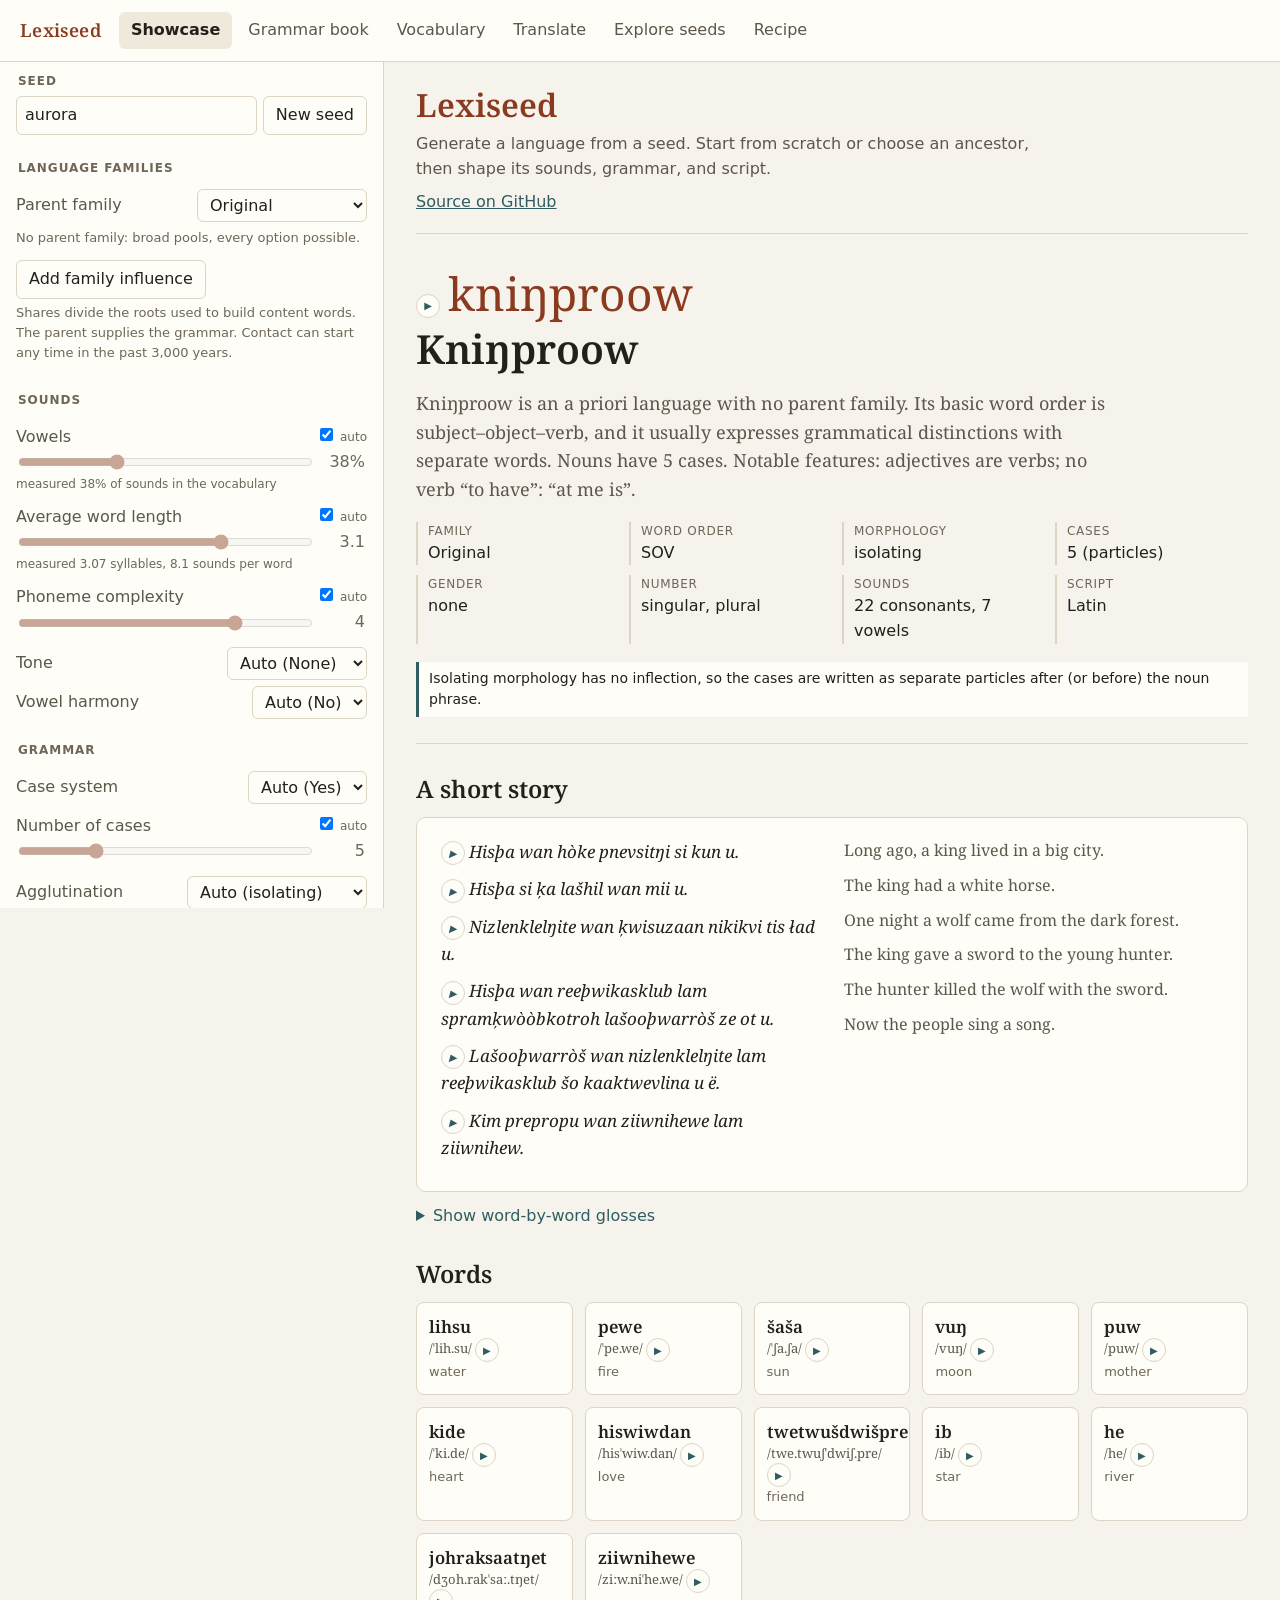
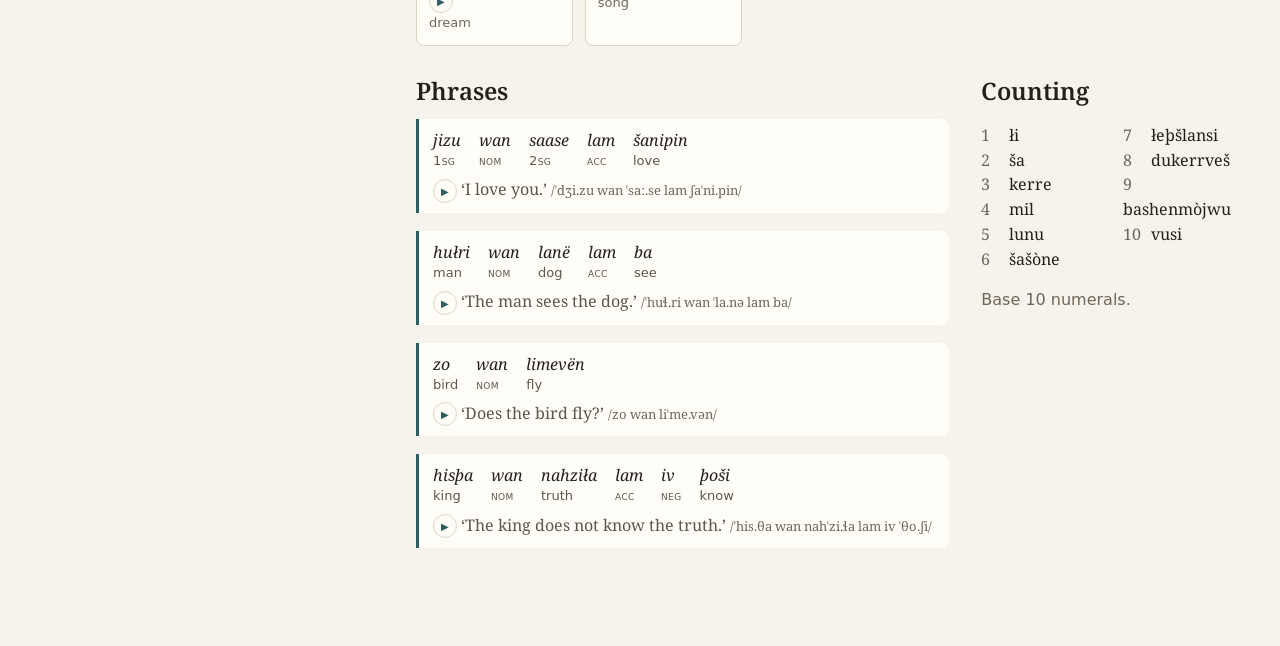
<file: index.html>
<!doctype html>
<html lang="en">
<head>
  <meta charset="utf-8">
  <meta name="viewport" content="width=device-width, initial-scale=1">
  <title>Lexiseed · Conlang generator</title>
  <meta name="description" content="Generate a conlang from a seed. Explore its sound changes, borrow words across language families, and give it a script of its own.">
  <meta property="og:type" content="website">
  <meta property="og:title" content="Lexiseed · Conlang generator">
  <meta property="og:description" content="Generate a conlang from a seed. Explore its sound changes, borrow words across language families, and give it a script of its own.">
  <meta property="og:url" content="https://iboffa.github.io/lexiseed/">
  <link rel="canonical" href="https://iboffa.github.io/lexiseed/">
  <link rel="preconnect" href="https://fonts.googleapis.com">
  <link href="https://fonts.googleapis.com/css2?family=Noto+Sans+Runic&family=Noto+Sans+Georgian&family=Noto+Sans+Armenian&family=Noto+Sans+Devanagari&family=Noto+Serif:ital,wght@0,400;0,600;1,400&display=swap" rel="stylesheet">
  <link rel="stylesheet" href="css/style.css">
</head>
<body>
  <a class="skip-link" href="#main">Skip to generator results</a>
  <header class="top">
    <div class="brand">Lexiseed</div>
    <nav class="tabs" role="tablist" aria-label="Generator views">
      <button role="tab" id="view-showcase" data-tab="showcase" aria-controls="tab-showcase" aria-selected="true" tabindex="0">Showcase</button>
      <button role="tab" id="view-grammar" data-tab="grammar" aria-controls="tab-grammar" aria-selected="false" tabindex="-1">Grammar book</button>
      <button role="tab" id="view-vocab" data-tab="vocab" aria-controls="tab-vocab" aria-selected="false" tabindex="-1">Vocabulary</button>
      <button role="tab" id="view-translate" data-tab="translate" aria-controls="tab-translate" aria-selected="false" tabindex="-1">Translate</button>
      <button role="tab" id="view-explore" data-tab="explore" aria-controls="tab-explore" aria-selected="false" tabindex="-1">Explore seeds</button>
      <button role="tab" id="view-recipe" data-tab="recipe" aria-controls="tab-recipe" aria-selected="false" tabindex="-1">Recipe</button>
    </nav>
    <button class="panel-toggle" id="panelToggle" aria-controls="panel" aria-expanded="false">Settings</button>
  </header>

  <div class="layout">
    <aside class="panel" id="panel" aria-label="Generator settings">
      <form id="controls" autocomplete="off">
        <fieldset>
          <legend>Seed</legend>
          <div class="seed-row">
            <input id="seed" name="seed" type="text" value="aurora" aria-label="Seed">
            <button type="button" id="dice" title="New random seed">New seed</button>
          </div>
        </fieldset>

        <fieldset>
          <legend>Language families</legend>
          <label class="row"><span>Parent family</span><select name="family" id="family"></select></label>
          <p class="hint" id="familyBlurb"></p>
          <label class="row" id="ancestryRow"><span>Ancestry</span><select name="ancestry"><option value="auto">Auto</option><option value="real">Real ancestor</option><option value="invented">Invented</option></select></label>
          <div class="ctl" data-name="drift" id="driftRow"><div class="ctl-head"><label for="range-drift">Distance from the parent</label><label class="auto"><input type="checkbox" aria-label="Auto: Distance from the parent" checked> auto</label></div><input id="range-drift" type="range" min="0" max="100" step="5"><output></output><div class="measured"></div></div>
          <div class="family-blend">
            <label class="row" id="parentShareRow" hidden><span>Parent share (%)</span><input id="parentShare" type="number" min="0" max="100" value="100" required></label>
            <div id="contactRows"></div>
            <button type="button" id="addContact">Add family influence</button>
            <p class="hint">Shares divide the roots used to build content words. The parent supplies the grammar. Contact can start any time in the past 3,000 years.</p>
            <p id="contactSummary" class="measured"></p>
          </div>
        </fieldset>

        <fieldset>
          <legend>Sounds</legend>
          <div class="ctl" data-name="vowelPct"><div class="ctl-head"><label for="range-vowelPct">Vowels</label><label class="auto"><input type="checkbox" aria-label="Auto: Vowels" checked> auto</label></div><input id="range-vowelPct" type="range" min="25" max="65" step="1"><output></output><div class="measured"></div></div>
          <div class="ctl" data-name="wordLen"><div class="ctl-head"><label for="range-wordLen">Average word length</label><label class="auto"><input type="checkbox" aria-label="Auto: Average word length" checked> auto</label></div><input id="range-wordLen" type="range" min="1" max="4" step="0.1"><output></output><div class="measured"></div></div>
          <div class="ctl" data-name="complexity"><div class="ctl-head"><label for="range-complexity">Phoneme complexity</label><label class="auto"><input type="checkbox" aria-label="Auto: Phoneme complexity" checked> auto</label></div><input id="range-complexity" type="range" min="1" max="5" step="1"><output></output></div>
          <label class="row"><span>Tone</span><select name="tone"><option value="auto">Auto</option><option value="none">None</option><option value="two">Two tones</option><option value="many">Three to five</option></select></label>
          <label class="row"><span>Vowel harmony</span><select name="harmony"><option value="auto">Auto</option><option value="true">Yes</option><option value="false">No</option></select></label>
        </fieldset>

        <fieldset>
          <legend>Grammar</legend>
          <label class="row"><span>Case system</span><select name="caseOn"><option value="auto">Auto</option><option value="true">Yes</option><option value="false">No</option></select></label>
          <div class="ctl" data-name="caseCount"><div class="ctl-head"><label for="range-caseCount">Number of cases</label><label class="auto"><input type="checkbox" aria-label="Auto: Number of cases" checked> auto</label></div><input id="range-caseCount" type="range" min="2" max="14" step="1"><output></output></div>
          <label class="row"><span>Agglutination</span><select name="morph"><option value="auto">Auto</option><option value="agglutinative">Yes: agglutinative</option><option value="fusional">No: fusional</option><option value="isolating">No: isolating</option></select></label>
          <label class="row"><span>Word order</span><select name="order"><option value="auto">Auto</option><option>SOV</option><option>SVO</option><option>VSO</option><option>VOS</option><option>OVS</option><option>OSV</option></select></label>
          <details class="more">
            <summary>More grammar</summary>
            <label class="row"><span>Alignment</span><select name="alignment"><option value="auto">Auto</option><option value="accusative">Nominative–accusative</option><option value="ergative">Ergative–absolutive</option></select></label>
            <label class="row"><span>Gender</span><select name="gender"><option value="auto">Auto</option><option value="none">None</option><option value="animacy">Animate / inanimate</option><option value="two">Two genders</option><option value="three">Three genders</option><option value="classes">Noun classes</option></select></label>
            <label class="row"><span>Number</span><select name="number"><option value="auto">Auto</option><option value="sgpl">Singular, plural</option><option value="dual">With dual</option><option value="none">Not marked</option></select></label>
            <label class="row"><span>Articles</span><select name="articles"><option value="auto">Auto</option><option value="none">None</option><option value="definite">Definite</option><option value="both">Definite + indefinite</option></select></label>
            <label class="row"><span>Peculiar features</span><select name="quirks"><option value="auto">Auto</option><option value="none">None</option><option value="few">A few</option><option value="many">Many</option></select></label>
            <div class="ctl" data-name="irregularity"><div class="ctl-head"><label for="irregularRate">Irregularity</label><label class="auto"><input type="checkbox" aria-label="Auto: Irregularity" checked> auto</label></div><input id="irregularRate" type="range" min="0" max="100" step="1"><output></output><div class="measured"></div></div>
            <div id="degreeControls"></div>
            <details class="more feature-settings">
              <summary>Individual grammar features</summary>
              <div id="featureControls"></div>
              <p id="featureWarning" class="hint control-error" role="status" hidden></p>
            </details>
            <label class="row"><span>Tense and aspect</span><select name="tam"><option value="auto">Auto</option><option value="simple">Past / non-past</option><option value="standard">Past / present / future</option><option value="rich">Tense + aspect</option></select></label>
          </details>
        </fieldset>

        <fieldset>
          <legend>Writing</legend>
          <label class="row"><span>Script</span><select name="script" id="script"></select></label>
          <label class="row" id="scriptTypeRow"><span>Original script type</span><select name="scriptType"><option value="auto">Auto</option><option value="alphabet">Alphabet</option><option value="abjad">Abjad</option><option value="abugida">Abugida</option><option value="syllabary">Syllabary</option></select></label>
          <label class="row" id="scriptStyleRow"><span>Original script style</span><select name="scriptStyle"><option value="auto">Auto</option><option value="blocks">Featural blocks (Hangul-like)</option><option value="capitals">Capital letters</option><option value="rounded">Rounded (Georgian-like)</option><option value="runic">Carved runes</option><option value="brush">Brush syllabary (kana-like)</option><option value="geometric">Turned shapes (Cree-like)</option><option value="brahmic">Head-line abugida (Devanagari-like)</option><option value="cursive">Joined dotted abjad (Arabic-like)</option></select></label>
        </fieldset>

        <p id="controlError" role="alert" hidden></p>
        <div class="actions">
          <button type="button" id="copyLink">Copy link</button>
          <button type="button" id="reset">Reset to auto</button>
        </div>
      </form>
    </aside>

    <main id="main" tabindex="-1">
      <div class="intro">
        <h1>Lexiseed</h1>
        <p>Generate a language from a seed. Start from scratch or choose an ancestor, then shape its sounds, grammar, and script.</p>
        <a href="https://github.com/iboffa/lexiseed">Source on GitHub</a>
      </div>
      <noscript>Enable JavaScript to generate a language.</noscript>
      <div id="tab-showcase" class="tab-panel" role="tabpanel" aria-labelledby="view-showcase" tabindex="0"></div>
      <div id="tab-grammar" class="tab-panel" role="tabpanel" aria-labelledby="view-grammar" tabindex="0" hidden></div>
      <div id="tab-vocab" class="tab-panel" role="tabpanel" aria-labelledby="view-vocab" tabindex="0" hidden>
        <div class="vocab-bar">
          <input type="search" id="vocabSearch" placeholder="Search English or the language" aria-label="Search vocabulary">
          <select id="vocabPos" aria-label="Part of speech"><option value="">All</option><option value="n">Nouns</option><option value="v">Verbs</option><option value="adj">Adjectives</option><option value="num">Numerals</option><option value="pron">Pronouns</option><option value="art">Articles</option><option value="other">Other</option></select>
          <select id="vocabSort" aria-label="Sort"><option value="en">English A–Z</option><option value="native">Native A–Z</option><option value="list">Core list order</option></select>
          <button type="button" id="csv">Download CSV</button>
        </div>
        <div id="vocabTable"></div>
      </div>
      <div id="tab-translate" class="tab-panel" role="tabpanel" aria-labelledby="view-translate" tabindex="0" hidden>
        <h2>Translate</h2>
        <p class="muted">Write simple English sentences. Words the language does not have yet are coined on the spot and added to the vocabulary (marked <b>new</b>); they are kept in this browser for this language.</p>
        <textarea id="trIn" rows="4" aria-label="English text">The old king gave a golden sword to his daughter. Do you have bread? We never eat fish.</textarea>
        <div class="actions"><button type="button" id="trGo">Translate</button><label class="row inline"><input type="checkbox" id="trPolite"> polite speech</label><button type="button" id="trClear" class="quiet">Forget coined words</button></div>
        <div id="trOut"></div>
        <h2>IPA reader</h2>
        <p class="muted">Every ▶ button on the site uses this reader. The neural voice (Kokoro, an open model that runs in this browser) reads IPA directly and sounds the most natural; the first ▶ downloads it once (about 92 MB). Kokoro learnt eight languages, so <i>Adaptive</i> blends the speakers whose languages sound most like this one, and <i>Neutral</i> blends all of them; sounds none of the eight has are replaced by the nearest one, and tones are only carried by the Mandarin speaker. The built-in voice is a synthesiser written for this page: robotic, but it reads every sound and tone exactly and needs no download. The system voice uses a Spanish, Italian or Portuguese voice installed on your device and reads a Spanish-style respelling. Paste any IPA here, with ˈ or ' before the stressed syllable, ˥˧˩ tone letters and , or ? for phrase breaks.</p>
        <div class="reader"><input type="text" id="ipaIn" value="ˈvita ˈbɛla" aria-label="IPA text"><button type="button" class="speak big" id="ipaGo">▶ Read</button></div>
        <label class="row inline"><span>Voice</span><select id="engine"><option value="neural">Neural (Kokoro, natural)</option><option value="builtin">Built-in (exact IPA)</option><option value="system">System voice (respelling)</option></select></label>
        <label class="row inline" id="neuralRow"><span>Neural speaker</span><select id="neuralVoice"><option value="adaptive">Adaptive (matched to the language)</option><option value="neutral">Neutral (all eight blended)</option></select></label>
        <p class="muted" id="neuralNote"></p>
        <label class="row inline" id="presetRow"><span id="presetLabel">Voice</span><select id="preset"><option value="low">Low</option><option value="high">High</option><option value="child">Child</option></select></label>
        <label class="row inline" id="sysRow" hidden><span>System voice</span><select id="sysVoice"></select></label>
        <p class="muted" id="sysNote" hidden></p>
        <label class="row inline"><span>Speed</span><input type="range" id="rate" min="0.6" max="1.4" step="0.1" value="1"></label>
        <label class="row inline" id="pitchRow"><span>Pitch</span><input type="range" id="pitch" min="0.7" max="1.6" step="0.1" value="1"></label>
      </div>
      <div id="tab-explore" class="tab-panel" role="tabpanel" aria-labelledby="view-explore" tabindex="0" hidden></div>
      <div id="tab-recipe" class="tab-panel" role="tabpanel" aria-labelledby="view-recipe" tabindex="0" hidden></div>
    </main>
  </div>
  <div id="voiceToast" class="toast" role="status" hidden></div>
  <script type="module" src="src/app.js"></script>
</body>
</html>
</file>
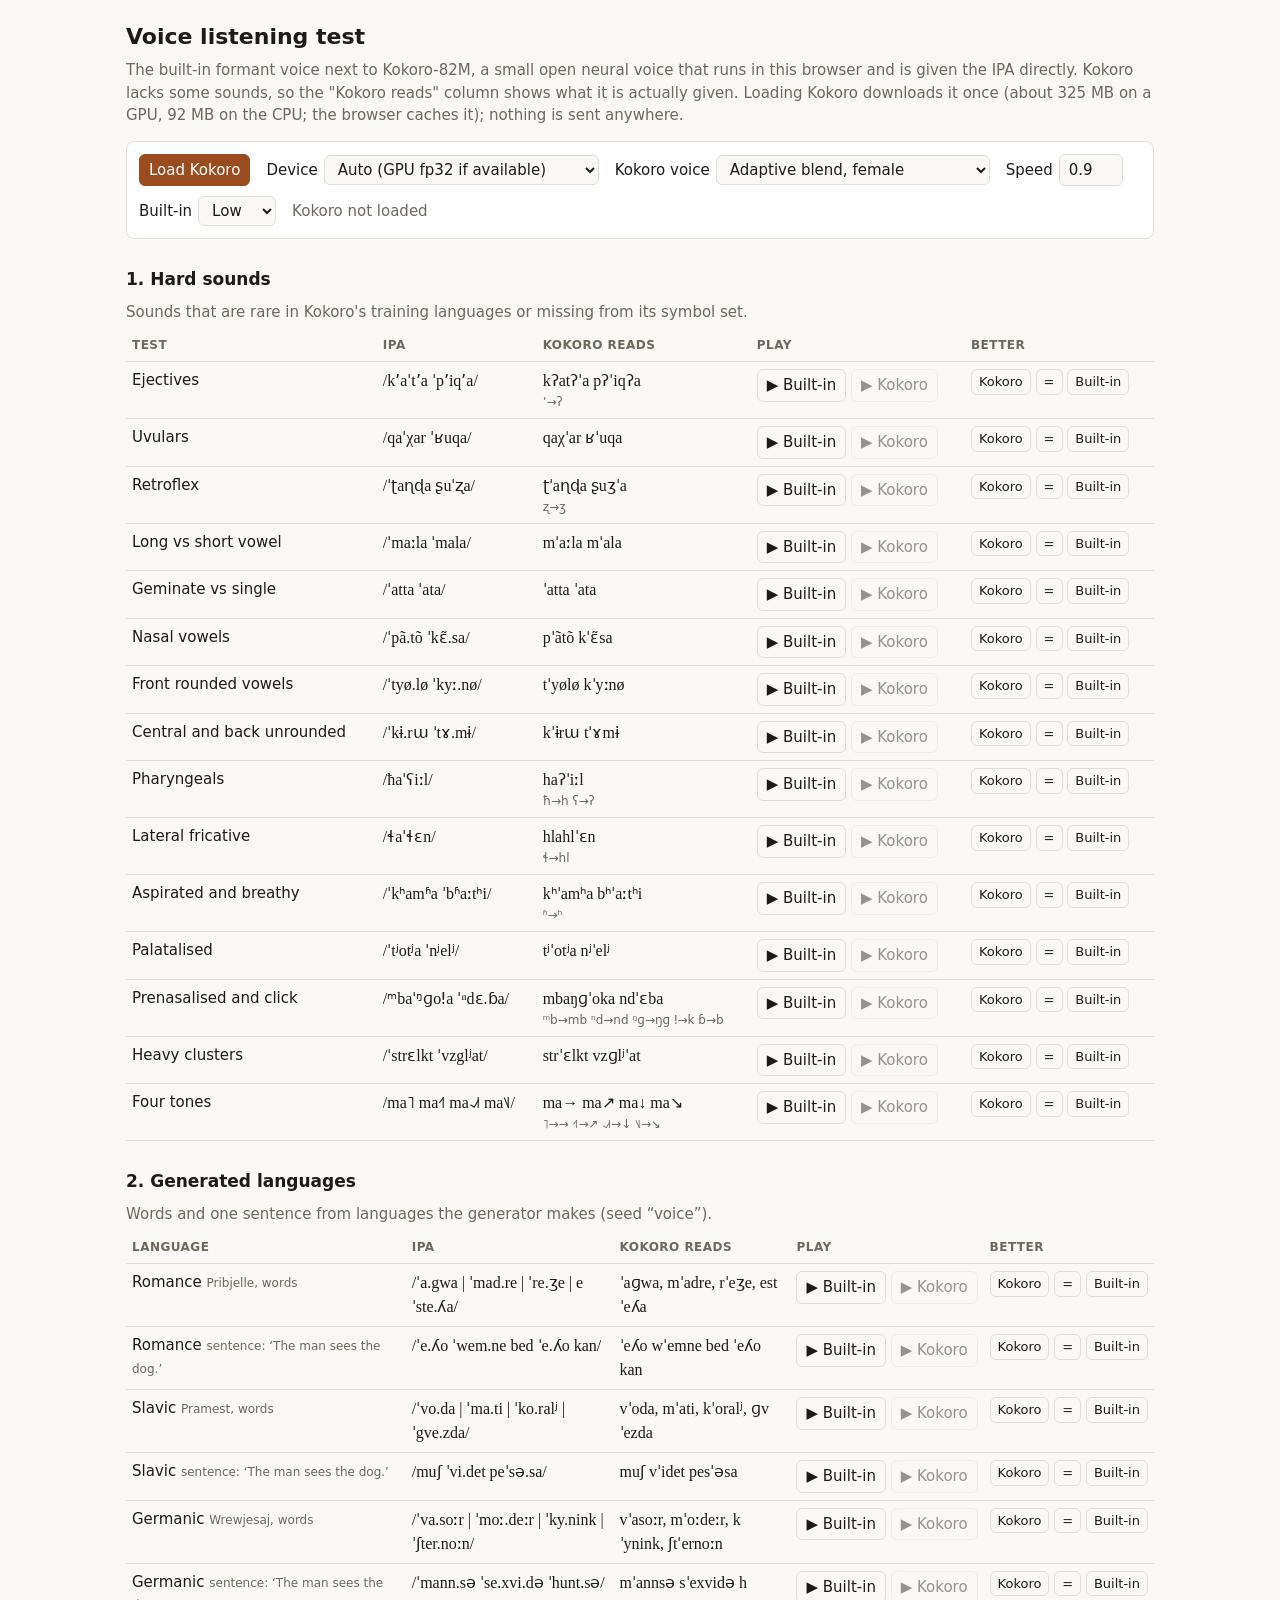
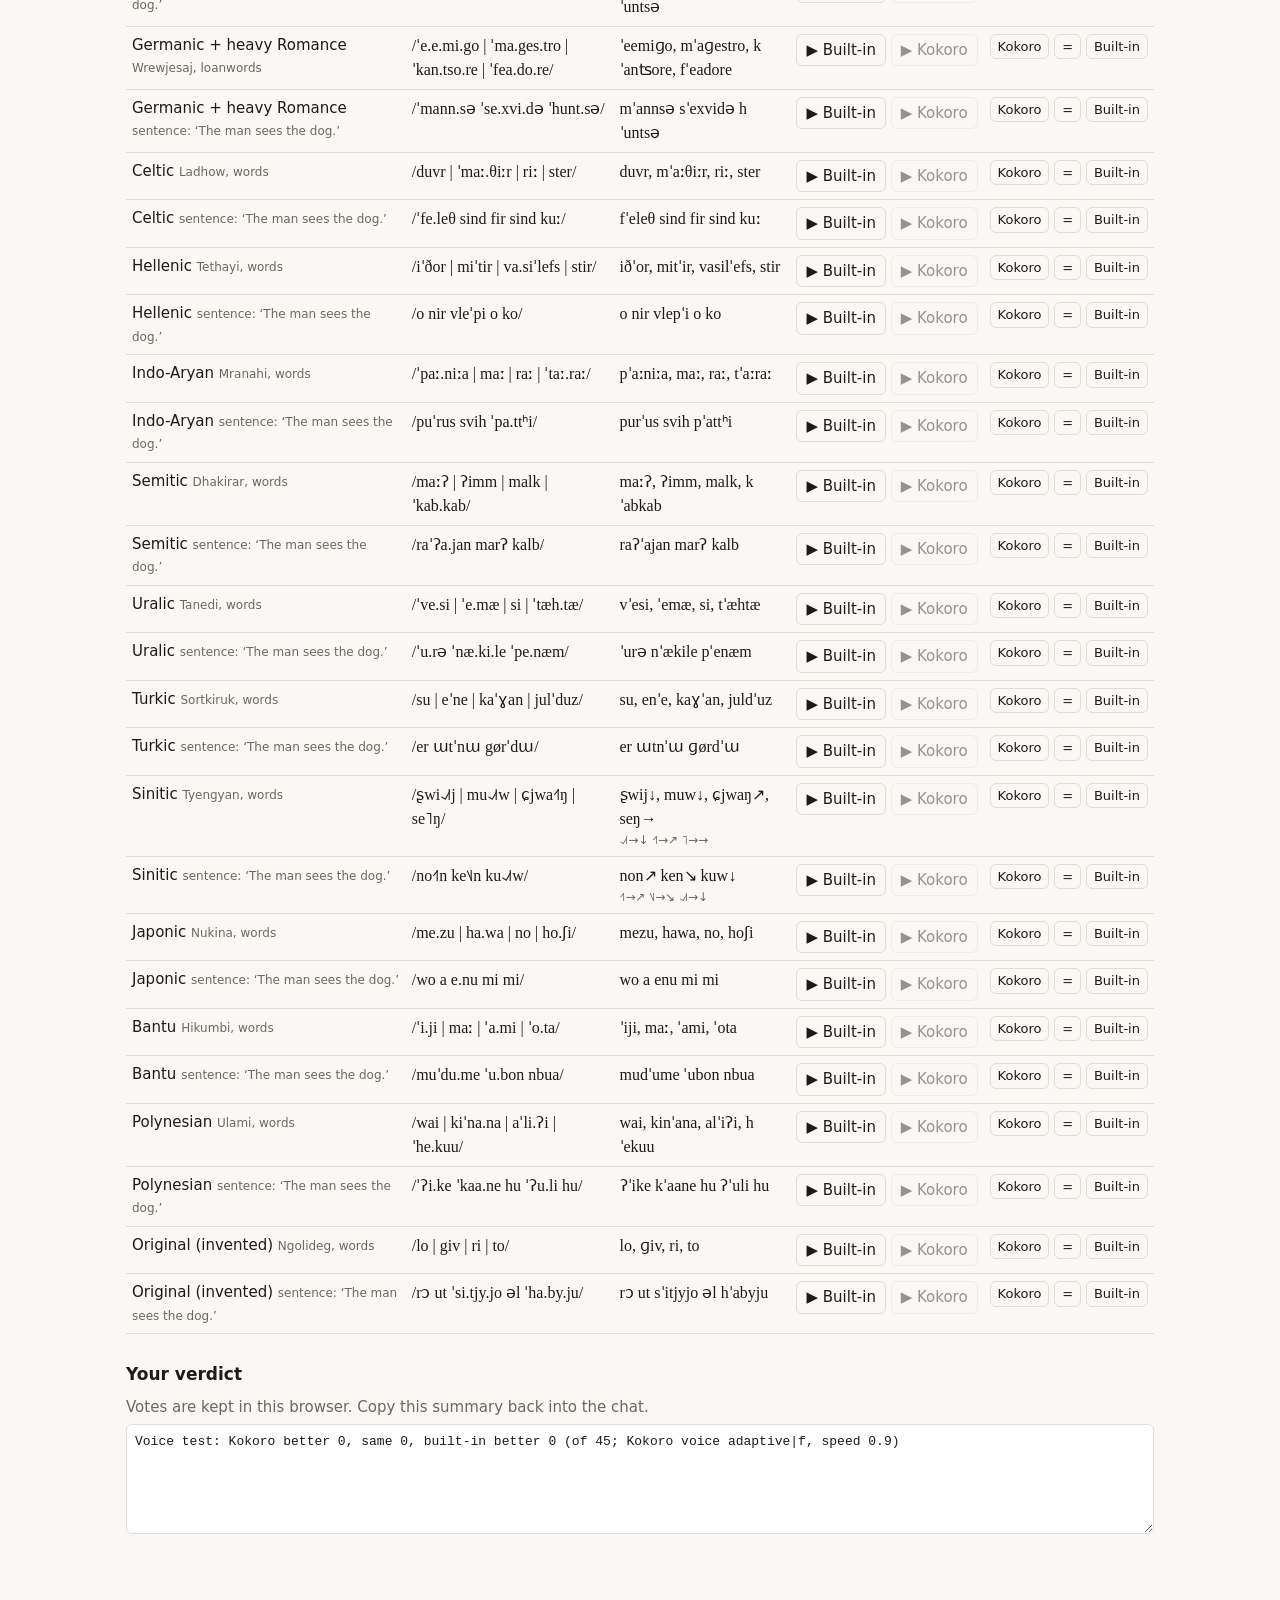
<file: eval/voice-test.html>
<!doctype html>
<html lang="en">
<head>
<meta charset="utf-8">
<meta name="viewport" content="width=device-width, initial-scale=1">
<title>Voice listening test</title>
<style>
  :root { --bg: #faf8f4; --fg: #1d1b18; --muted: #6d675e; --line: #e2ddd3; --accent: #9a4b1f; --card: #fff; --pick: #f3e3d6; }
  @media (prefers-color-scheme: dark) { :root { --bg: #17150f; --fg: #ece7dc; --muted: #a39b8c; --line: #3a352c; --accent: #e08a52; --card: #201d16; --pick: #4a3020; } }
  * { box-sizing: border-box; }
  body { margin: 0; background: var(--bg); color: var(--fg); font: 15px/1.5 system-ui, sans-serif; }
  main { max-width: 1060px; margin: 0 auto; padding: 20px 16px 60px; }
  h1 { font-size: 22px; margin: 0 0 4px; } h2 { font-size: 17px; margin: 28px 0 8px; }
  p { margin: 6px 0; } .muted { color: var(--muted); }
  .bar { display: flex; flex-wrap: wrap; gap: 10px 16px; align-items: center; background: var(--card); border: 1px solid var(--line); border-radius: 8px; padding: 12px; margin: 14px 0; position: sticky; top: 0; z-index: 2; }
  label { display: inline-flex; gap: 6px; align-items: center; }
  button, select, input { font: inherit; color: inherit; background: var(--bg); border: 1px solid var(--line); border-radius: 6px; padding: 4px 9px; }
  button { cursor: pointer; } button.primary { background: var(--accent); color: #fff; border-color: var(--accent); }
  button:disabled { opacity: .45; cursor: default; }
  #status { min-width: 220px; }
  table { width: 100%; border-collapse: collapse; }
  td, th { text-align: left; padding: 7px 6px; border-bottom: 1px solid var(--line); vertical-align: top; }
  th { font-size: 12px; text-transform: uppercase; letter-spacing: .04em; color: var(--muted); font-weight: 600; }
  .ipa { font-family: "Doulos SIL", "Charis SIL", "Gentium Plus", serif; font-size: 16px; }
  .sub { font-size: 12px; color: var(--muted); }
  .play { white-space: nowrap; }
  .vote { white-space: nowrap; } .vote button { padding: 2px 7px; font-size: 13px; } .vote button.on { background: var(--pick); border-color: var(--accent); }
  textarea { width: 100%; min-height: 110px; font: 13px/1.4 ui-monospace, monospace; background: var(--card); color: var(--fg); border: 1px solid var(--line); border-radius: 6px; padding: 8px; }
  @media (max-width: 700px) { td:nth-child(3), th:nth-child(3) { display: none; } }
</style>
</head>
<body>
<main>
  <h1>Voice listening test</h1>
  <p class="muted">The built-in formant voice next to Kokoro-82M, a small open neural voice that runs in this browser and is given the IPA directly. Kokoro lacks some sounds, so the "Kokoro reads" column shows what it is actually given. Loading Kokoro downloads it once (about 325 MB on a GPU, 92 MB on the CPU; the browser caches it); nothing is sent anywhere.</p>

  <div class="bar">
    <button id="load" class="primary">Load Kokoro</button>
    <label>Device <select id="device"><option value="auto">Auto (GPU fp32 if available)</option><option value="wasm">CPU (wasm, q8, ≈92 MB)</option><option value="webgpu|fp16">GPU (WebGPU, fp16, ≈163 MB)</option></select></label>
    <label>Kokoro voice <select id="voice"></select></label>
    <label>Speed <input id="speed" type="number" min="0.6" max="1.4" step="0.1" value="0.9" style="width:64px"></label>
    <label>Built-in <select id="bvoice"><option value="low">Low</option><option value="high">High</option><option value="child">Child</option></select></label>
    <span id="status" class="muted">Kokoro not loaded</span>
  </div>

  <h2>1. Hard sounds</h2>
  <p class="muted">Sounds that are rare in Kokoro's training languages or missing from its symbol set.</p>
  <table><thead><tr><th>Test</th><th>IPA</th><th>Kokoro reads</th><th>Play</th><th>Better</th></tr></thead><tbody id="hard"></tbody></table>

  <h2>2. Generated languages</h2>
  <p class="muted">Words and one sentence from languages the generator makes (seed “voice”).</p>
  <table><thead><tr><th>Language</th><th>IPA</th><th>Kokoro reads</th><th>Play</th><th>Better</th></tr></thead><tbody id="gen"></tbody></table>

  <h2>Your verdict</h2>
  <p class="muted">Votes are kept in this browser. Copy this summary back into the chat.</p>
  <textarea id="summary" readonly></textarea>
</main>

<script type="module">
import { generate } from '../src/language.js';
import { sentenceIPA } from '../src/render.js';
import { parseIPA, planSpeech, synthesize, playSamples } from '../src/speech.js';
import { ipaToKokoro, loadKokoro, kokoroSay, isLoaded, chooseBlend, describeBlend, backendName } from '../src/kokoro.js';

const $ = (s) => document.querySelector(s);
const esc = (s) => String(s).replace(/[&<>"]/g, c => ({ '&': '&amp;', '<': '&lt;', '>': '&gt;', '"': '&quot;' }[c]));

// Kokoro voices worth trying for invented languages: one per training language
const VOICES = [['if_sara', 'Italian, female'], ['im_nicola', 'Italian, male'], ['ef_dora', 'Spanish, female'], ['em_alex', 'Spanish, male'], ['pf_dora', 'Portuguese, female'], ['pm_alex', 'Portuguese, male'], ['ff_siwis', 'French, female'], ['hf_alpha', 'Hindi, female'], ['hm_omega', 'Hindi, male'], ['jf_alpha', 'Japanese, female'], ['jm_kumo', 'Japanese, male'], ['zf_xiaobei', 'Mandarin, female'], ['zm_yunjian', 'Mandarin, male'], ['af_heart', 'US English, female'], ['am_michael', 'US English, male'], ['bf_emma', 'UK English, female']];
$('#voice').innerHTML = `<option value="adaptive|f">Adaptive blend, female</option><option value="adaptive|m">Adaptive blend, male</option><option value="neutral|f">Neutral blend (all), female</option><option value="neutral|m">Neutral blend (all), male</option>` + VOICES.map(([v, n]) => `<option value="${v}">${esc(n)} (${v})</option>`).join('');

const HARD = [
  ['Ejectives', '/kʼaˈtʼa ˈpʼiqʼa/'],
  ['Uvulars', '/qaˈχar ˈʁuqa/'],
  ['Retroflex', '/ˈʈaɳɖa ʂuˈʐa/'],
  ['Long vs short vowel', '/ˈmaːla ˈmala/'],
  ['Geminate vs single', '/ˈatta ˈata/'],
  ['Nasal vowels', '/ˈpã.tõ ˈkɛ̃.sa/'],
  ['Front rounded vowels', '/ˈtyø.lø ˈkyː.nø/'],
  ['Central and back unrounded', '/ˈkɨ.rɯ ˈtɤ.mɨ/'],
  ['Pharyngeals', '/ħaˈʕiːl/'],
  ['Lateral fricative', '/ɬaˈɬɛn/'],
  ['Aspirated and breathy', '/ˈkʰamʱa ˈbʱaːtʰi/'],
  ['Palatalised', '/ˈtʲotʲa ˈnʲelʲ/'],
  ['Prenasalised and click', '/ᵐbaˈᵑɡoǃa ˈⁿdɛ.ɓa/'],
  ['Heavy clusters', '/ˈstrɛlkt ˈvzglʲat/'],
  ['Four tones', '/ma˥ ma˧˥ ma˨˩˦ ma˥˩/'],
];
const FAMS = [['romance', 'Romance'], ['slavic', 'Slavic'], ['germanic', 'Germanic'], ['germanic', 'Germanic + heavy Romance', { influence: 'romance', influenceLevel: 'heavy' }], ['celtic', 'Celtic'], ['hellenic', 'Hellenic'], ['indoaryan', 'Indo-Aryan'], ['semitic', 'Semitic'], ['uralic', 'Uralic'], ['turkic', 'Turkic'], ['sinitic', 'Sinitic'], ['japonic', 'Japonic'], ['bantu', 'Bantu'], ['polynesian', 'Polynesian'], ['original', 'Original (invented)']];

const rows = [];
// hard-sound rows have no language behind them: Adaptive falls back to the neutral blend there
const blendFor = (r) => { const [mode, g] = $('#voice').value.split('|'); return g ? chooseBlend(r.ph || null, { gender: g, mode: r.ph ? mode : 'neutral' }) : $('#voice').value; };
for (const [name, ipa] of HARD) rows.push({ table: 'hard', id: 'h:' + name, label: name, ipa });
for (const [fam, name, extra] of FAMS) {
  const L = generate({ family: fam, ...(extra || {}) }, 'voice');
  const pick = extra ? L.lex.entries.filter(e => e.borrowed).slice(0, 4) : ['water', 'mother', 'king', 'star'].map(g => L.lex.byGloss[g]).filter(Boolean);
  const words = pick.map(e => L.ipa(e.segs).replace(/^\/|\/$/g, ''));
  const ex = L.examples.general.basic;
  rows.push({ table: 'gen', ph: L.ph, id: 'g:' + name + ':w', label: `${name} <span class="sub">${esc(L.name.exonym)}, ${extra ? 'loanwords' : 'words'}</span>`, ipa: '/' + words.join(' | ') + '/' });
  rows.push({ table: 'gen', ph: L.ph, id: 'g:' + name + ':s', label: `${name} <span class="sub">sentence: ‘${esc(ex.en)}’</span>`, ipa: '/' + sentenceIPA(L, ex.words) + '/' });
}

let votes = {};
try { votes = JSON.parse(localStorage.getItem('conlang-forge:voice-test') || '{}'); } catch { votes = {}; }
const saveVotes = () => { try { localStorage.setItem('conlang-forge:voice-test', JSON.stringify(votes)); } catch { /* storage unavailable */ } summary(); };

function kokoroCell(ipa) {
  const k = ipaToKokoro(ipa);
  const subs = k.subs.length ? `<div class="sub">${k.subs.map(([a, b]) => `${esc(a)}→${esc(b)}`).join(' ')}</div>` : '';
  const drop = k.dropped.length ? `<div class="sub">dropped: ${esc(k.dropped.join(' '))}</div>` : '';
  return `<span class="ipa">${esc(k.text)}</span>${subs}${drop}`;
}
function render() {
  for (const t of ['hard', 'gen']) {
    $('#' + t).innerHTML = rows.filter(r => r.table === t).map(r => `<tr data-id="${esc(r.id)}">
      <td>${r.label}</td><td class="ipa">${esc(r.ipa)}</td><td>${kokoroCell(r.ipa)}</td>
      <td class="play"><button data-act="builtin">▶ Built-in</button> <button data-act="kokoro" ${isLoaded() ? '' : 'disabled'}>▶ Kokoro</button><div class="sub" data-ms></div></td>
      <td class="vote">${['kokoro', 'same', 'builtin'].map(v => `<button data-vote="${v}" class="${votes[r.id] === v ? 'on' : ''}">${v === 'kokoro' ? 'Kokoro' : v === 'builtin' ? 'Built-in' : '='}</button>`).join(' ')}</td></tr>`).join('');
  }
  summary();
}
function summary() {
  const voted = rows.filter(r => votes[r.id]);
  const count = (v) => voted.filter(r => votes[r.id] === v).length;
  const lines = [`Voice test: Kokoro better ${count('kokoro')}, same ${count('same')}, built-in better ${count('builtin')} (of ${rows.length}; Kokoro voice ${$('#voice').value}, speed ${$('#speed').value})`];
  for (const r of voted) lines.push(`- ${r.label.replace(/<[^>]+>/g, '')}: ${votes[r.id]}`);
  $('#summary').value = lines.join('\n');
}

document.addEventListener('click', async (ev) => {
  const b = ev.target.closest('button'); if (!b) return;
  const tr = b.closest('tr[data-id]');
  if (b.dataset.vote && tr) { votes[tr.dataset.id] = votes[tr.dataset.id] === b.dataset.vote ? undefined : b.dataset.vote; saveVotes(); render(); return; }
  if (!b.dataset.act || !tr) return;
  const r = rows.find(x => x.id === tr.dataset.id);
  const ms = tr.querySelector('[data-ms]');
  if (b.dataset.act === 'builtin') {
    const t0 = performance.now();
    playSamples(synthesize(planSpeech(parseIPA(r.ipa), { voice: $('#bvoice').value })));
    ms.textContent = `built-in ${(performance.now() - t0).toFixed(0)} ms`;
  } else {
    b.disabled = true; ms.textContent = 'Kokoro rendering…';
    try {
      const out = await kokoroSay(r.ipa, { voice: blendFor(r), speed: Number($('#speed').value) || 1 });
      playSamples(out.samples, out.sr);
      ms.textContent = `${out.cached ? 'Kokoro (cached)' : `Kokoro ${out.ms.toFixed(0)} ms`} · ${describeBlend(blendFor(r))}`;
    } catch (e) { ms.textContent = 'error: ' + e.message; console.error(e); }
    b.disabled = false;
  }
});

$('#load').addEventListener('click', async () => {
  const btn = $('#load'); btn.disabled = true;
  const files = {};
  const t0 = performance.now();
  try {
    await loadKokoro({ device: $('#device').value.split('|')[0], dtype: $('#device').value.split('|')[1] || null, onProgress: (p) => {
      if (p.file && p.total) files[p.file] = [p.loaded || 0, p.total];
      const tot = Object.values(files).reduce((a, [l, t]) => [a[0] + l, a[1] + t], [0, 0]);
      if (tot[1]) $('#status').textContent = `Downloading ${(tot[0] / 1e6).toFixed(0)} / ${(tot[1] / 1e6).toFixed(0)} MB`;
    } });
    $('#status').textContent = `Kokoro ready on ${backendName()} (${((performance.now() - t0) / 1000).toFixed(1)} s)`;
    btn.textContent = 'Kokoro loaded';
    render();
  } catch (e) { $('#status').textContent = 'Load failed: ' + e.message; btn.disabled = false; console.error(e); }
});
$('#voice').addEventListener('change', summary);
$('#speed').addEventListener('change', summary);
render();
</script>
</body>
</html>
</file>
<file: css/style.css>
:root {
  --bg: #f6f3ec;
  --surface: #fffdf8;
  --surface-2: #efe9dc;
  --ink: #23201b;
  --ink-2: #5d564a;
  --muted: #6f6658;
  --line: #ddd4c3;
  --accent: #8a3b1f;
  --accent-2: #2f5d62;
  --warn: #9a5b00;
  --serif: "Noto Serif", "Iowan Old Style", Georgia, serif;
  --sans: system-ui, -apple-system, "Segoe UI", sans-serif;
  --script: "Noto Serif", "Noto Sans Runic", "Noto Sans Georgian", "Noto Sans Armenian", "Noto Sans Devanagari", "Geeza Pro", "Arial Hebrew", serif;
  color-scheme: light;
}
@media (prefers-color-scheme: dark) {
  :root:not([data-theme="light"]) {
    --bg: #17150f; --surface: #201d16; --surface-2: #2a261d; --ink: #ece5d6; --ink-2: #c2b9a6; --muted: #a39a87;
    --line: #3a3427; --accent: #e08a62; --accent-2: #7fb7bd; --warn: #e0a44a; color-scheme: dark;
  }
}
:root[data-theme="dark"] {
  --bg: #17150f; --surface: #201d16; --surface-2: #2a261d; --ink: #ece5d6; --ink-2: #c2b9a6; --muted: #a39a87;
  --line: #3a3427; --accent: #e08a62; --accent-2: #7fb7bd; --warn: #e0a44a; color-scheme: dark;
}

* { box-sizing: border-box; }
[hidden] { display: none !important; }
html, body { margin: 0; }
body { background: var(--bg); color: var(--ink); font: 1rem/1.55 var(--sans); }
:focus-visible { outline: 2px solid var(--accent-2); outline-offset: 2px; }
.skip-link { position: fixed; z-index: 6; top: 8px; left: 8px; padding: 6px 12px; background: var(--surface); transform: translateY(-150%); }
.skip-link:focus { transform: none; }
#main, [role="tabpanel"], .chapter { scroll-margin-top: 72px; }
button, select, input { font: inherit; color: inherit; }
button { background: var(--surface); border: 1px solid var(--line); border-radius: 6px; padding: 6px 12px; cursor: pointer; }
button:hover { border-color: var(--ink-2); }
select, input[type=text], input[type=search] { background: var(--surface); border: 1px solid var(--line); border-radius: 6px; padding: 5px 8px; min-width: 0; }
a { color: var(--accent-2); }

/* header */
.top { position: sticky; top: 0; z-index: 5; display: flex; align-items: center; gap: 16px; padding: 10px 20px; background: var(--surface); border-bottom: 1px solid var(--line); }
.brand { font: 600 18px var(--serif); letter-spacing: .02em; color: var(--accent); white-space: nowrap; }
.tabs { display: flex; gap: 4px; overflow-x: auto; flex: 1; padding: 2px; }
.tabs button { border: none; background: none; padding: 6px 12px; border-radius: 6px; white-space: nowrap; color: var(--ink-2); }
.tabs button[aria-selected="true"] { background: var(--surface-2); color: var(--ink); font-weight: 600; }
.panel-toggle { display: none; }

/* layout */
.layout { display: grid; grid-template-columns: clamp(340px, 30vw, 420px) minmax(0, 1fr); min-height: calc(100vh - 54px); }
.panel { border-right: 1px solid var(--line); background: var(--surface); padding: 12px 16px 40px; position: sticky; top: 54px; height: calc(100vh - 54px); overflow-y: auto; }
main { padding: 24px 32px 80px; max-width: 1100px; width: 100%; }
.intro { margin-bottom: 24px; padding-bottom: 18px; border-bottom: 1px solid var(--line); }
.intro h1 { margin: 0; font: 600 2rem/1.2 var(--serif); color: var(--accent); }
.intro p { margin: 8px 0; max-width: 62ch; color: var(--ink-2); }
fieldset { border: none; padding: 0; margin: 0 0 18px; }
legend { font: 600 12px var(--sans); text-transform: uppercase; letter-spacing: .08em; color: var(--muted); margin-bottom: 8px; }
.row { display: flex; justify-content: space-between; align-items: center; gap: 10px; margin: 6px 0; }
.row > span { color: var(--ink-2); }
.row select { max-width: 60%; }
.seed-row { display: flex; gap: 6px; margin-bottom: 8px; }
.seed-row input { flex: 1; }
.hint { font-size: 13px; color: var(--muted); margin: 4px 0 0; }
.ctl { margin: 10px 0 12px; }
.ctl-head { display: flex; justify-content: space-between; color: var(--ink-2); }
.ctl input[type=range] { width: calc(100% - 56px); vertical-align: middle; accent-color: var(--accent); }
.ctl output { display: inline-block; width: 50px; text-align: right; font-variant-numeric: tabular-nums; }
.ctl.is-auto input[type=range] { opacity: .45; }
.ctl.is-auto output { color: var(--muted); }
.auto { font-size: 12px; color: var(--muted); }
.measured { font-size: 12px; color: var(--muted); }
.measured.off { color: var(--warn); }
.more summary { cursor: pointer; color: var(--accent-2); margin: 8px 0; }
.actions { display: flex; gap: 8px; flex-wrap: wrap; }

/* showcase */
.hero { padding: 8px 0 20px; border-bottom: 1px solid var(--line); margin-bottom: 24px; }
.hero-name { color: var(--accent); min-height: 40px; }
.hero h2 { font: 600 40px/1.1 var(--serif); margin: 6px 0 8px; }
.lede { font: 18px/1.6 var(--serif); color: var(--ink-2); max-width: 70ch; }
.facts { display: grid; grid-template-columns: repeat(auto-fill, minmax(170px, 1fr)); gap: 10px 20px; margin: 18px 0 0; }
.facts div { border-left: 2px solid var(--line); padding-left: 10px; }
.facts dt { font-size: 12px; text-transform: uppercase; letter-spacing: .06em; color: var(--muted); }
.facts dd { margin: 0; }
.notes { margin: 18px 0 0; padding: 0; list-style: none; }
.notes li { font-size: 14px; padding: 6px 10px; border-left: 3px solid var(--accent-2); background: var(--surface); margin-bottom: 6px; }
.notes li.warn { border-color: var(--warn); }
h2 { font: 600 24px var(--serif); margin: 28px 0 12px; }
h3 { font: 600 18px var(--serif); margin: 24px 0 8px; }
h4 { font: 600 15px var(--sans); margin: 18px 0 6px; color: var(--ink-2); }
.story { display: grid; grid-template-columns: repeat(auto-fit, minmax(240px, 1fr)); gap: 24px; background: var(--surface); border: 1px solid var(--line); border-radius: 10px; padding: 20px 24px; }
.story p { margin: 0 0 10px; }
.story-rom { font: italic 17px/1.6 var(--serif); }
.story-en { color: var(--ink-2); font-family: var(--serif); }
.story-native .nat-line { margin-bottom: 10px; font-size: 20px; }
.gloss-toggle { margin-top: 12px; }
.gloss-toggle summary { cursor: pointer; color: var(--accent-2); }
.wgrid { display: grid; grid-template-columns: repeat(auto-fill, minmax(150px, 1fr)); gap: 12px; }
.wcard { background: var(--surface); border: 1px solid var(--line); border-radius: 8px; padding: 12px; }
.wcard .wn { color: var(--accent); min-height: 30px; font-size: 22px; font-family: var(--script); }
.wcard .wr { font: 600 17px var(--serif); }
.wcard .wi, .ipa { font-family: "Doulos SIL", "Charis SIL", "Noto Serif", serif; color: var(--ink-2); }
.wcard .wi { font-size: 13px; }
.wcard .we { color: var(--muted); font-size: 13px; }
.two-col { display: grid; grid-template-columns: 2fr 1fr; gap: 32px; }
.nums { columns: 2; padding-left: 0; list-style: none; font-family: var(--serif); }
.nums b { display: inline-block; width: 24px; color: var(--muted); font-weight: 400; }
.muted { color: var(--muted); }

/* native script */
.nat { font-family: var(--script); }
.nat.big { font-size: 46px; line-height: 1.2; }
.nat.small { font-size: 14px; color: var(--ink-2); }
.nat-line { font-family: var(--script); font-size: 20px; color: var(--accent); line-height: 1.6; }
.nat-line.orig { display: flex; flex-wrap: wrap; align-items: center; gap: 2px; }
.nat-line.orig .wsep { width: 10px; }
.nat.orig svg { vertical-align: middle; }
svg.glyphs, svg.glyph { color: var(--accent); overflow: visible; }

/* interlinear */
.ex { margin: 12px 0 18px; padding: 10px 14px; background: var(--surface); border-left: 3px solid var(--accent-2); border-radius: 0 8px 8px 0; }
.ig { display: flex; flex-wrap: wrap; gap: 4px 18px; }
.ig-col { display: flex; flex-direction: column; }
.ig-m { font: italic 16px var(--serif); }
.ig-g { font-size: 13px; color: var(--ink-2); }
.sc { font-variant: small-caps; letter-spacing: .03em; }
.ex figcaption { margin-top: 6px; color: var(--ink-2); font-family: var(--serif); }

/* grammar book */
.book { display: grid; grid-template-columns: 190px minmax(0, 1fr); gap: 28px; }
.chapters { min-width: 0; }
.toc { position: sticky; top: 74px; align-self: start; display: flex; flex-direction: column; gap: 4px; font-size: 14px; }
.toc b { margin-bottom: 6px; }
.toc a { color: var(--ink-2); text-decoration: none; }
.toc a:hover { color: var(--accent); }
.chapter { border-bottom: 1px solid var(--line); padding-bottom: 16px; }
.chapter p, .chapter li { max-width: 75ch; }
.scroll { overflow-x: auto; max-width: 100%; }
table.chart, table.data { border-collapse: collapse; margin: 8px 0 14px; background: var(--surface); }
table.chart th, table.chart td, table.data th, table.data td { border: 1px solid var(--line); padding: 5px 9px; text-align: left; vertical-align: top; }
table.chart th, table.data th { font-weight: 600; font-size: 13px; color: var(--ink-2); background: var(--surface-2); }
table.chart td { min-width: 44px; }
.ph { display: inline-flex; flex-direction: column; align-items: center; margin: 0 4px; }
.ph small { color: var(--muted); font-size: 11px; }
table caption { text-align: left; font-weight: 600; padding: 4px 0; caption-side: top; }
.rules li { margin-bottom: 8px; }
.rules p { margin: 0; }
.glyph-grid { display: grid; grid-template-columns: repeat(auto-fill, minmax(64px, 1fr)); gap: 6px; margin: 8px 0; }
.gcell { background: var(--surface); border: 1px solid var(--line); border-radius: 6px; display: flex; flex-direction: column; align-items: center; padding: 6px 2px; }
.gcell span { font-size: 13px; color: var(--ink-2); }
.glyphs-t td { text-align: center; }

/* vocabulary */
.vocab-bar { display: flex; gap: 8px; flex-wrap: wrap; margin-bottom: 14px; }
.vocab-bar input { flex: 1; min-width: 180px; }
#vocabTable table { width: 100%; }
#vocabTable td.n { color: var(--muted); font-size: 13px; }
#vocabTable td .nat { font-size: 18px; color: var(--accent); }

/* speech + translate */
button.speak { border: 1px solid var(--line); background: var(--surface); color: var(--accent-2); border-radius: 50%; width: 24px; height: 24px; padding: 0; font-size: 10px; line-height: 22px; vertical-align: middle; }
button.speak:hover { border-color: var(--accent-2); }
button.speak.big { border-radius: 6px; width: auto; height: auto; padding: 6px 12px; font-size: 14px; }
.hero-name button.speak { margin-right: 8px; }
.ipa.small { font-size: 13px; color: var(--muted); }
.badge { font-size: 11px; background: var(--accent-2); color: var(--surface); border-radius: 4px; padding: 0 5px; }
#trIn { width: 100%; font: 16px/1.5 var(--serif); background: var(--surface); color: var(--ink); border: 1px solid var(--line); border-radius: 8px; padding: 10px; margin: 6px 0 10px; }
.row.inline { display: inline-flex; gap: 6px; margin: 0 12px 0 0; }
button.quiet { color: var(--muted); }
.reader { display: flex; gap: 8px; margin: 8px 0; }
.reader input { flex: 1; font: 18px "Doulos SIL", "Charis SIL", "Noto Serif", serif; }

/* explore */
.contact { display: grid; grid-template-columns: repeat(auto-fill, minmax(240px, 1fr)); gap: 12px; }
.contact .card { text-align: left; background: var(--surface); border: 1px solid var(--line); border-radius: 10px; padding: 12px 14px; cursor: pointer; }
.contact .card:hover { border-color: var(--accent); }
.contact .card h3 { margin: 0 0 4px; font-size: 18px; }
.contact .card .seedtag { font-size: 12px; color: var(--muted); }
.contact .card p { margin: 6px 0 0; font-size: 14px; }
.contact .card .s { font-family: var(--serif); font-style: italic; }
pre.recipe { background: var(--surface); border: 1px solid var(--line); border-radius: 8px; padding: 14px; overflow: auto; font-size: 13px; }

@media (max-width: 900px) {
  .layout { grid-template-columns: minmax(0, 1fr); }
  table.chart, table.data { display: block; overflow-x: auto; max-width: 100%; }
  .ig { gap: 4px 12px; }
  .story { padding: 14px; }
  .panel { position: static; height: auto; display: none; border-right: none; border-bottom: 1px solid var(--line); }
  .panel.open { display: block; }
  .panel-toggle { display: inline-block; }
  main { padding: 16px 16px 60px; }
  .book { grid-template-columns: minmax(0, 1fr); }
  .toc { position: static; flex-direction: row; flex-wrap: wrap; gap: 4px 12px; }
  .two-col { grid-template-columns: 1fr; }
  .hero h2 { font-size: 32px; }
  .brand { display: none; }
}

.toast { position: fixed; right: 16px; bottom: 16px; max-width: min(360px, calc(100vw - 32px)); background: var(--surface, #fff); color: var(--ink); border: 1px solid var(--line); border-radius: 8px; padding: 10px 14px; box-shadow: 0 6px 24px rgb(0 0 0 / .18); font-size: 14px; z-index: 50; }
button.speak.busy { opacity: .55; cursor: progress; }

.family-blend { margin-top: 12px; }
.family-blend input[type=number] {
  min-width: 0; width: 100%; padding: 4px 7px; border: 1px solid var(--line);
  border-radius: 5px; background: var(--surface); font-variant-numeric: tabular-nums;
}
.family-blend #parentShare { width: 5em; }
.contact-layer { padding: 9px; margin: 8px 0; border: 1px solid var(--line); border-radius: 6px; }
.contact-heading, .contact-heading label { display: flex; align-items: center; gap: 6px; }
.contact-heading label { flex: 1; justify-content: space-between; min-width: 0; }
.contact-heading select { max-width: 68%; }
.contact-heading .remove { font-size: 20px; line-height: 1; padding: 4px 7px; }
.contact-amounts { display: grid; grid-template-columns: 1fr 1.45fr; gap: 8px; margin-top: 8px; }
.contact-amounts label { font-size: 12px; color: var(--ink-2); }
.feature-settings { padding-left: 8px; border-left: 2px solid var(--line); }
.feature-settings .row { font-size: 13px; }
.feature-settings select { flex-shrink: 0; }
#controlError, .control-error { color: var(--warn); }
</file>
